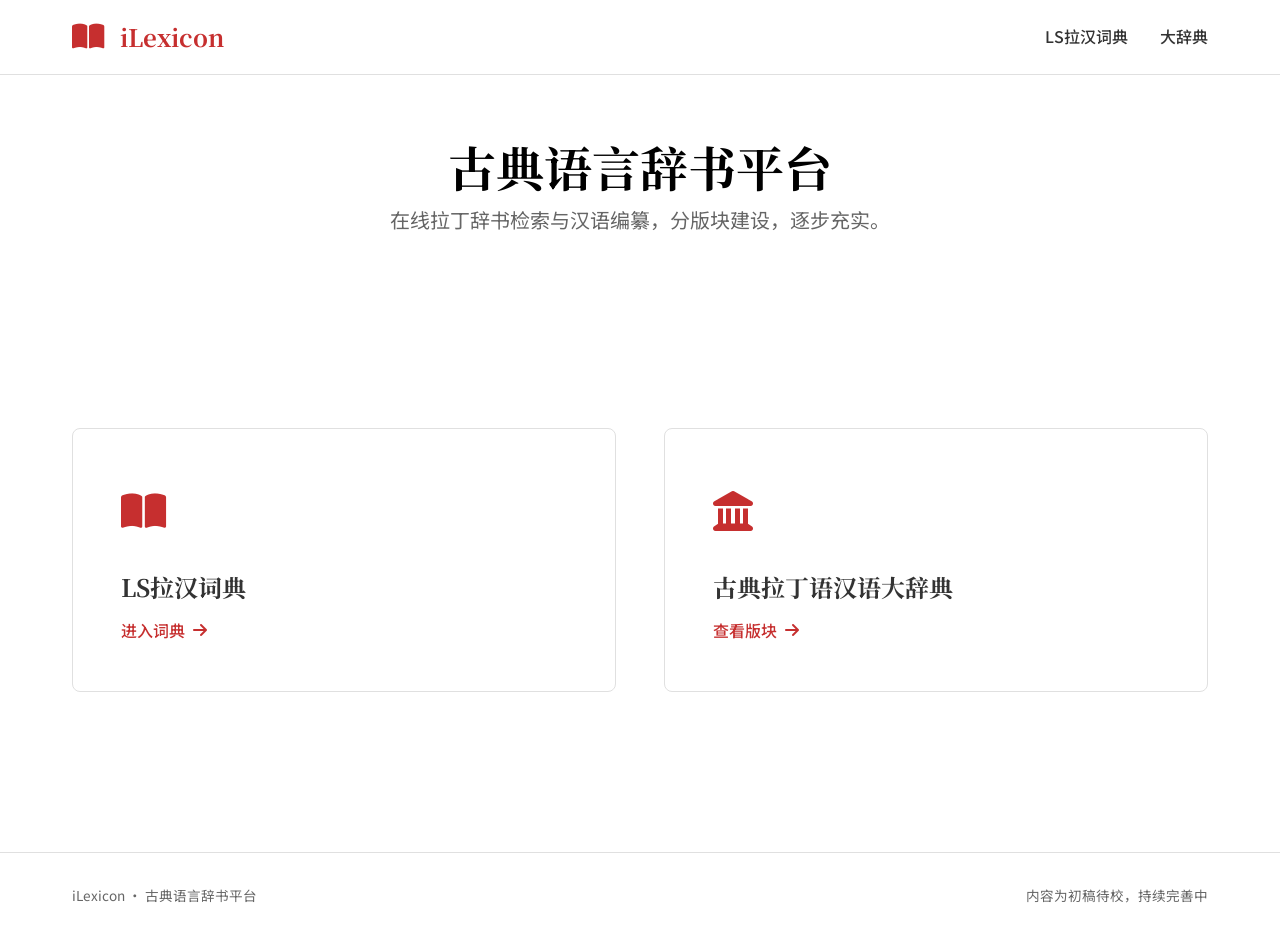
<file: index.html>
<!DOCTYPE html>
<html lang="zh-CN">
<head>
    <meta charset="UTF-8">
    <meta name="viewport" content="width=device-width, initial-scale=1.0">
    <title>iLexicon | 古典语言辞书平台</title>
    <link rel="icon" href="data:,">
    <link rel="stylesheet" href="assets/css/style.css">
    <link rel="stylesheet" href="https://cdnjs.cloudflare.com/ajax/libs/font-awesome/6.4.0/css/all.min.css">
    <link href="https://fonts.googleapis.com/css2?family=Noto+Serif+SC:wght@400;700&family=Noto+Sans+SC:wght@300;400;500&display=swap" rel="stylesheet">
</head>
<body>
    <nav class="navbar">
        <div class="container nav-container">
            <div class="nav-brand">
                <a href="index.html" class="logo-link">
                    <i class="fas fa-book-open logo-icon"></i>
                    <span class="logo-text">iLexicon</span>
                </a>
            </div>
            <div class="nav-menu">
                <a href="ls.html" class="nav-link">LS拉汉词典</a>
                <a href="magnum.html" class="nav-link">大辞典</a>
            </div>
        </div>
    </nav>

    <header class="hero">
        <div class="container">
            <h1 class="hero-title">古典语言辞书平台</h1>
            <p class="hero-sub">在线拉丁辞书检索与汉语编纂，分版块建设，逐步充实。</p>
        </div>
    </header>

    <main class="container">
        <section class="section">
            <div class="grid">
                <!-- 版块一：LS拉汉词典 -->
                <div class="card">
                    <div class="card-icon"><i class="fas fa-book-open"></i></div>
                    <h2 class="card-title">LS拉汉词典</h2>
                    <div class="card-actions">
                        <a href="ls.html" class="tool-link">进入词典 <i class="fas fa-arrow-right"></i></a>
                    </div>
                </div>

                <!-- 版块二：古典拉丁语汉语大辞典 -->
                <div class="card">
                    <div class="card-icon"><i class="fas fa-landmark"></i></div>
                    <h2 class="card-title">古典拉丁语汉语大辞典</h2>
                    <div class="card-actions">
                        <a href="magnum.html" class="tool-link">查看版块 <i class="fas fa-arrow-right"></i></a>
                    </div>
                </div>
            </div>
        </section>
    </main>

    <footer>
        <div class="container footer-inner">
            <span>iLexicon · 古典语言辞书平台</span>
            <span>内容为初稿待校，持续完善中</span>
        </div>
    </footer>
</body>
</html>
</file>
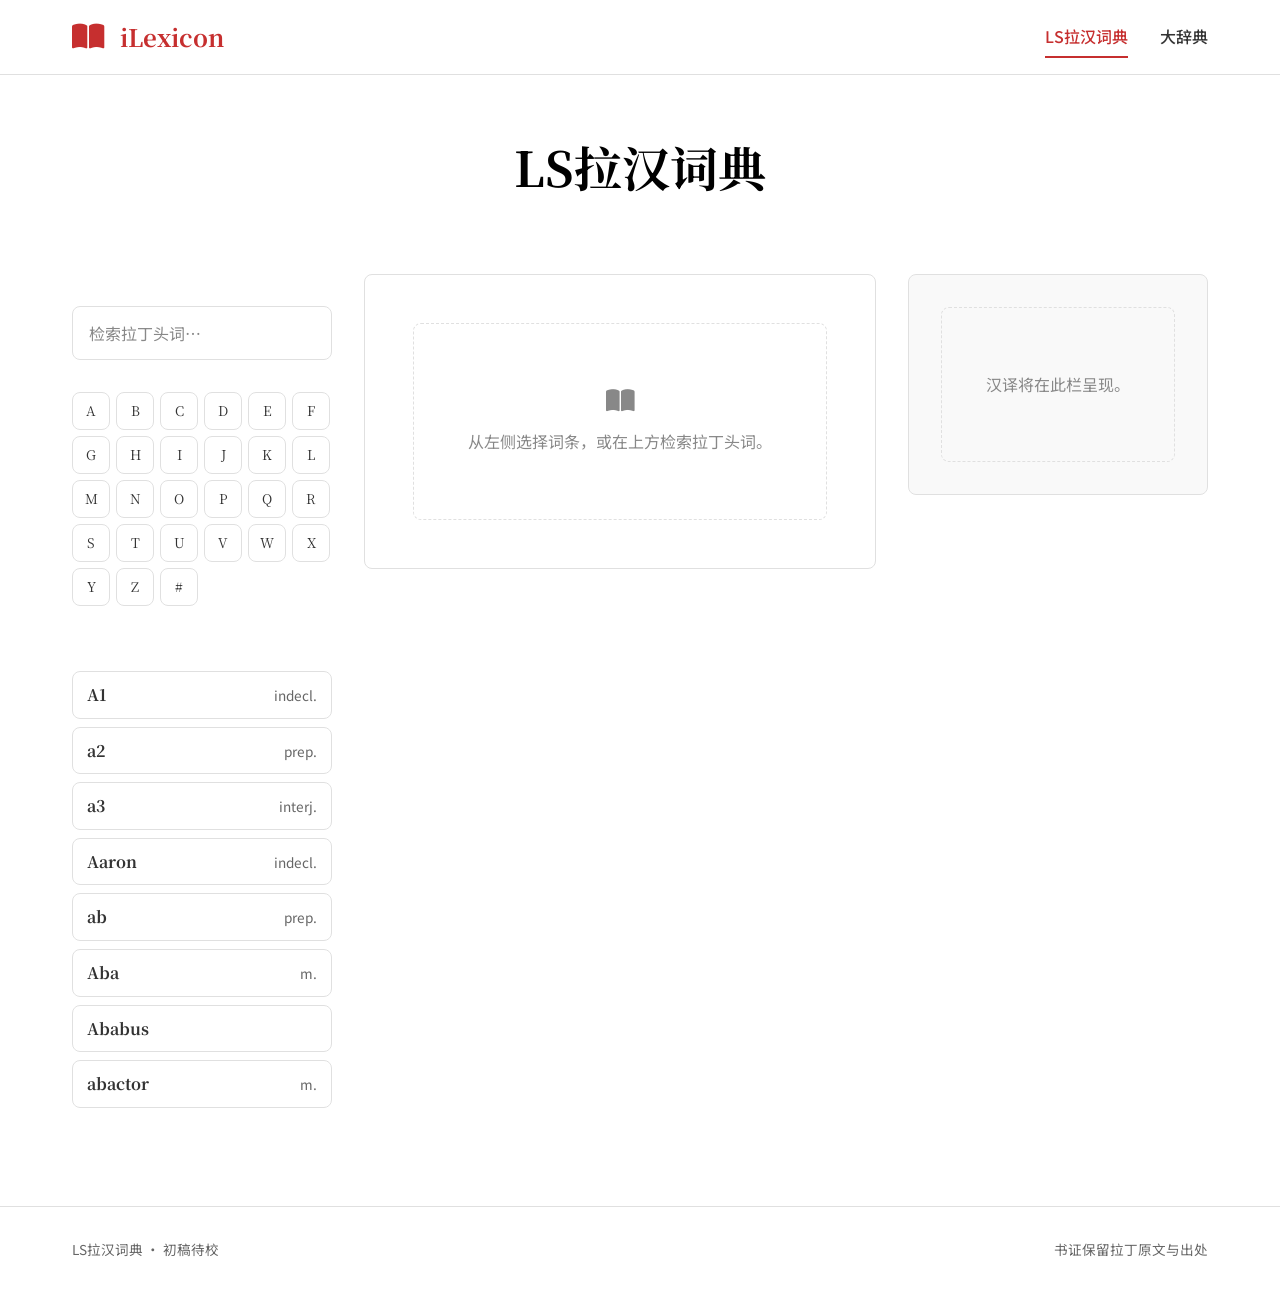
<file: ls.html>
<!DOCTYPE html>
<html lang="zh-CN">
<head>
    <meta charset="UTF-8">
    <meta name="viewport" content="width=device-width, initial-scale=1.0">
    <title>LS拉汉词典 | iLexicon</title>
    <link rel="icon" href="data:,">
    <link rel="stylesheet" href="assets/css/style.css">
    <link rel="stylesheet" href="https://cdnjs.cloudflare.com/ajax/libs/font-awesome/6.4.0/css/all.min.css">
    <link href="https://fonts.googleapis.com/css2?family=Noto+Serif+SC:wght@400;700&family=Noto+Sans+SC:wght@300;400;500&display=swap" rel="stylesheet">
</head>
<body>
    <nav class="navbar">
        <div class="container nav-container">
            <div class="nav-brand">
                <a href="index.html" class="logo-link">
                    <i class="fas fa-book-open logo-icon"></i>
                    <span class="logo-text">iLexicon</span>
                </a>
            </div>
            <div class="nav-menu">
                <a href="ls.html" class="nav-link active">LS拉汉词典</a>
                <a href="magnum.html" class="nav-link">大辞典</a>
            </div>
        </div>
    </nav>

    <header class="hero">
        <div class="container">
            <h1 class="hero-title">LS拉汉词典</h1>
        </div>
    </header>

    <main class="container">
        <div class="lex-layout">
            <!-- 左栏：字母 + 词条列表 -->
            <aside class="lex-side">
                <div class="toolbar">
                    <input id="search" class="search-box" type="text" placeholder="检索拉丁头词…" autocomplete="off">
                </div>
                <div id="alpha" class="alpha-bar"></div>
                <div id="meta" class="result-meta"></div>
                <div id="results" class="entry-list"></div>
            </aside>

            <!-- 中栏：LS 原文词条 -->
            <section class="lex-main">
                <div id="detail" class="detail"></div>
            </section>

            <!-- 右栏：汉译 -->
            <aside class="lex-zh">
                <div id="zh-panel" class="zh-panel"></div>
            </aside>
        </div>
    </main>

    <footer>
        <div class="container footer-inner">
            <span>LS拉汉词典 · 初稿待校</span>
            <span>书证保留拉丁原文与出处</span>
        </div>
    </footer>

    <script src="assets/js/ls.js"></script>
</body>
</html>
</file>
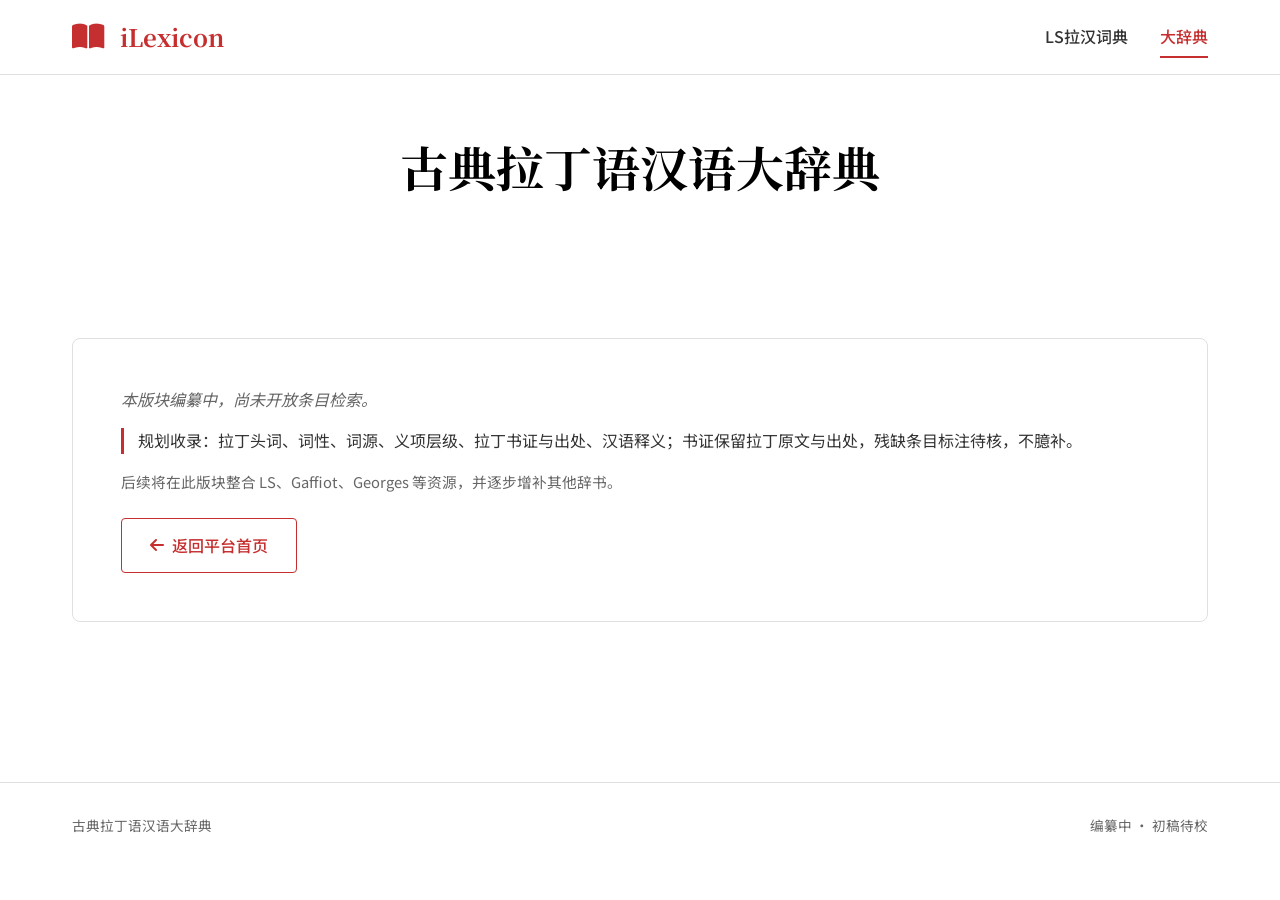
<file: magnum.html>
<!DOCTYPE html>
<html lang="zh-CN">
<head>
    <meta charset="UTF-8">
    <meta name="viewport" content="width=device-width, initial-scale=1.0">
    <title>古典拉丁语汉语大辞典 | iLexicon</title>
    <link rel="icon" href="data:,">
    <link rel="stylesheet" href="assets/css/style.css">
    <link rel="stylesheet" href="https://cdnjs.cloudflare.com/ajax/libs/font-awesome/6.4.0/css/all.min.css">
    <link href="https://fonts.googleapis.com/css2?family=Noto+Serif+SC:wght@400;700&family=Noto+Sans+SC:wght@300;400;500&display=swap" rel="stylesheet">
</head>
<body>
    <nav class="navbar">
        <div class="container nav-container">
            <div class="nav-brand">
                <a href="index.html" class="logo-link">
                    <i class="fas fa-book-open logo-icon"></i>
                    <span class="logo-text">iLexicon</span>
                </a>
            </div>
            <div class="nav-menu">
                <a href="ls.html" class="nav-link">LS拉汉词典</a>
                <a href="magnum.html" class="nav-link active">大辞典</a>
            </div>
        </div>
    </nav>

    <header class="hero">
        <div class="container">
            <h1 class="hero-title">古典拉丁语汉语大辞典</h1>
        </div>
    </header>

    <main class="container">
        <section class="section">
            <div class="detail">
                <p class="pending">本版块编纂中，尚未开放条目检索。</p>
                <div class="zh-block" style="margin-top: 16px;">
                    <p>规划收录：拉丁头词、词性、词源、义项层级、拉丁书证与出处、汉语释义；书证保留拉丁原文与出处，残缺条目标注待核，不臆补。</p>
                </div>
                <p style="margin-top: 16px; color: var(--color-text-light); font-size: 0.92rem;">后续将在此版块整合 LS、Gaffiot、Georges 等资源，并逐步增补其他辞书。</p>
                <p style="margin-top: 24px;"><a href="index.html" class="btn btn-secondary"><i class="fas fa-arrow-left"></i> 返回平台首页</a></p>
            </div>
        </section>
    </main>

    <footer>
        <div class="container footer-inner">
            <span>古典拉丁语汉语大辞典</span>
            <span>编纂中 · 初稿待校</span>
        </div>
    </footer>
</body>
</html>
</file>
<file: assets/css/style.css>
/* ===== iLexicon 辞书平台样式（对齐 iLogos Open 主站） ===== */

:root {
    /* 中国红色系（与主站一致） */
    --color-primary: #C62F2F;
    --color-primary-dark: #A82525;
    --color-primary-light: #E85454;
    --color-primary-bg: #FFF5F5;

    /* 中性色系（学术风格） */
    --color-text: #333333;
    --color-text-light: #666666;
    --color-text-lighter: #888888;
    --color-bg: #FFFFFF;
    --color-bg-light: #F9F9F9;
    --color-bg-gray: #F5F5F5;
    --color-border: #E0E0E0;
    --color-border-light: #EEEEEE;

    /* 字体 */
    --font-serif: 'Noto Serif SC', 'Noto Serif', serif;
    --font-sans: 'Noto Sans SC', 'Roboto', -apple-system, BlinkMacSystemFont, sans-serif;

    /* 间距 */
    --spacing-xs: 0.5rem;
    --spacing-sm: 1rem;
    --spacing-md: 2rem;
    --spacing-lg: 3rem;
    --spacing-xl: 4rem;
    --spacing-xxl: 6rem;

    /* 圆角 / 阴影 / 过渡 */
    --radius-sm: 4px;
    --radius-md: 8px;
    --radius-lg: 12px;
    --shadow-sm: 0 2px 8px rgba(0, 0, 0, 0.08);
    --shadow-md: 0 4px 12px rgba(0, 0, 0, 0.1);
    --shadow-lg: 0 8px 24px rgba(0, 0, 0, 0.12);
    --transition-fast: 0.2s ease;
    --transition-normal: 0.3s ease;
}

* { margin: 0; padding: 0; box-sizing: border-box; }

html { scroll-behavior: smooth; }

body {
    font-family: var(--font-sans);
    color: var(--color-text);
    background-color: var(--color-bg);
    line-height: 1.6;
    overflow-x: hidden;
    -webkit-font-smoothing: antialiased;
    -moz-osx-font-smoothing: grayscale;
}

.container {
    width: 100%;
    max-width: 1200px;
    margin: 0 auto;
    padding: 0 var(--spacing-md);
}

h1, h2, h3, h4, h5, h6 {
    font-family: var(--font-serif);
    font-weight: 700;
    line-height: 1.2;
    margin-bottom: var(--spacing-sm);
}

a { color: var(--color-primary); text-decoration: none; transition: color var(--transition-fast); }
a:hover { color: var(--color-primary-dark); }

/* ===== 顶部导航（对齐主站 .navbar） ===== */
.navbar {
    position: sticky;
    top: 0;
    left: 0;
    width: 100%;
    background-color: rgba(255, 255, 255, 0.95);
    border-bottom: 1px solid var(--color-border);
    z-index: 1000;
    padding: var(--spacing-sm) 0;
    backdrop-filter: blur(10px);
}

.nav-container {
    display: flex;
    justify-content: space-between;
    align-items: center;
}

.nav-brand { display: flex; align-items: center; }

.logo-link {
    display: flex;
    align-items: center;
    gap: var(--spacing-xs);
    text-decoration: none;
    color: var(--color-text);
    transition: color var(--transition-fast);
}
.logo-link:hover { color: var(--color-primary); }

.logo-icon {
    font-size: 1.8rem;
    font-weight: 900;
    color: var(--color-primary);
    margin-right: 0.5rem;
    transition: all var(--transition-normal);
}
.logo-link:hover .logo-icon { color: var(--color-primary-dark); transform: scale(1.05); }

.logo-text {
    font-family: var(--font-serif);
    font-size: 1.5rem;
    font-weight: 700;
    color: var(--color-primary);
}

.nav-menu {
    display: flex;
    align-items: center;
    gap: var(--spacing-md);
}

.nav-link {
    color: var(--color-text);
    text-decoration: none;
    font-weight: 500;
    font-size: 1rem;
    padding: var(--spacing-xs) 0;
    position: relative;
    transition: color var(--transition-fast);
}
.nav-link:hover { color: var(--color-primary); }
.nav-link.active { color: var(--color-primary); }
.nav-link.active::after {
    content: '';
    position: absolute;
    bottom: 0;
    left: 0;
    width: 100%;
    height: 2px;
    background-color: var(--color-primary);
}

/* ===== 英雄区（对齐主站 .hero） ===== */
.hero {
    display: flex;
    flex-direction: column;
    align-items: center;
    padding: var(--spacing-xl) var(--spacing-md) var(--spacing-lg);
    text-align: center;
}

.hero-title {
    font-family: var(--font-serif);
    font-weight: 700;
    font-size: clamp(1.8rem, 4vw, 3rem);
    line-height: 1.15;
    color: #000000;
    margin: 0;
}

.hero-sub {
    font-size: clamp(1rem, 2vw, 1.25rem);
    color: var(--color-text-light);
    margin: 10px auto 0;
    max-width: 700px;
}

/* ===== 版块区块 ===== */
.section { padding: var(--spacing-xxl) 0; }

.section-title {
    text-align: center;
    margin-bottom: var(--spacing-sm);
}

.grid {
    display: grid;
    grid-template-columns: repeat(2, 1fr);
    gap: var(--spacing-lg);
    margin-top: var(--spacing-lg);
}

/* 卡片（对齐主站 .tool-card） */
.card,
.tool-card {
    background-color: var(--color-bg);
    border: 1px solid var(--color-border);
    border-radius: var(--radius-md);
    padding: var(--spacing-lg);
    transition: all var(--transition-normal);
    display: flex;
    flex-direction: column;
    height: 100%;
}
.card:hover,
.tool-card:hover {
    transform: translateY(-8px);
    box-shadow: var(--shadow-lg);
    border-color: var(--color-primary);
}

.card-icon,
.tool-icon {
    font-size: 2.5rem;
    color: var(--color-primary);
    margin-bottom: var(--spacing-md);
}

.card-title,
.tool-title {
    font-family: var(--font-serif);
    font-size: 1.5rem;
    margin-bottom: var(--spacing-sm);
}

.card-brief,
.tool-description {
    color: var(--color-text-light);
    margin-bottom: var(--spacing-md);
    flex-grow: 1;
}

.card-actions,
.tool-actions { margin-top: auto; }

.tool-link {
    display: inline-flex;
    align-items: center;
    gap: var(--spacing-xs);
    color: var(--color-primary);
    font-weight: 500;
    transition: all var(--transition-fast);
}
.tool-link:hover { color: var(--color-primary-dark); gap: var(--spacing-sm); }

/* ===== 按钮（对齐主站 .btn） ===== */
.btn {
    display: inline-flex;
    align-items: center;
    justify-content: center;
    gap: 0.5rem;
    padding: 0.875rem 1.75rem;
    border-radius: var(--radius-sm);
    font-weight: 500;
    font-size: 1rem;
    text-align: center;
    cursor: pointer;
    border: 1px solid var(--color-primary);
    transition: all var(--transition-normal);
}

.btn-primary { background-color: var(--color-primary); color: #fff; }
.btn-primary:hover {
    background-color: var(--color-primary-dark);
    border-color: var(--color-primary-dark);
    transform: translateY(-2px);
    box-shadow: var(--shadow-md);
}

.btn-secondary,
.btn-outline {
    background-color: transparent;
    color: var(--color-primary);
}
.btn-secondary:hover,
.btn-outline:hover {
    background-color: var(--color-primary);
    color: #fff;
    transform: translateY(-2px);
    box-shadow: var(--shadow-md);
}

/* ===== 词典页工具条 ===== */
.toolbar {
    display: flex;
    gap: 12px;
    flex-wrap: wrap;
    margin: var(--spacing-md) 0;
    align-items: center;
}

.search-box {
    flex: 1;
    min-width: 220px;
    padding: 0.875rem 1rem;
    font-size: 1rem;
    font-family: var(--font-sans);
    color: var(--color-text);
    border: 1px solid var(--color-border);
    border-radius: var(--radius-md);
    background: var(--color-bg);
}
.search-box::placeholder { color: var(--color-text-lighter); }
.search-box:focus { outline: none; border-color: var(--color-primary); }

.alpha-bar { display: flex; flex-wrap: wrap; gap: 6px; margin-bottom: var(--spacing-md); }
.alpha-bar button {
    width: 38px;
    height: 38px;
    border: 1px solid var(--color-border);
    background: var(--color-bg);
    border-radius: var(--radius-md);
    cursor: pointer;
    font-family: var(--font-serif);
    color: var(--color-text);
    transition: all var(--transition-fast);
}
.alpha-bar button:hover { border-color: var(--color-primary); color: var(--color-primary); }
.alpha-bar button.active { background: var(--color-primary); color: #fff; border-color: var(--color-primary); }

.result-meta { color: var(--color-text-light); font-size: 0.9rem; margin-bottom: var(--spacing-sm); min-height: 1.2em; }

/* ===== 三栏布局：左词条 / 中原文 / 右汉译 ===== */
.lex-layout {
    display: grid;
    grid-template-columns: 260px minmax(0, 1fr) 300px;
    gap: var(--spacing-md);
    align-items: start;
    padding: var(--spacing-md) 0;
}

.lex-side,
.lex-zh {
    position: sticky;
    top: var(--spacing-md);
    max-height: calc(100vh - 4rem);
    overflow-y: auto;
}

.entry-list { display: grid; gap: 8px; }
.entry-item {
    background: var(--color-bg);
    border: 1px solid var(--color-border);
    border-radius: var(--radius-md);
    padding: 10px 14px;
    cursor: pointer;
    display: flex;
    justify-content: space-between;
    align-items: baseline;
    gap: 12px;
    transition: all var(--transition-fast);
}
.entry-item:hover { border-color: var(--color-primary); }
.entry-item.active {
    border-color: var(--color-primary);
    background: var(--color-primary-bg);
}
.result-head { font-family: var(--font-serif); font-weight: 700; }
.result-pos { color: var(--color-text-light); font-size: 0.85rem; }

.lex-main { min-width: 0; }

/* ===== 详情卡片（中栏原文） ===== */
.detail {
    background: var(--color-bg);
    border: 1px solid var(--color-border);
    border-radius: var(--radius-md);
    padding: var(--spacing-lg);
}

.detail-head { display: flex; align-items: baseline; gap: 14px; flex-wrap: wrap; margin-bottom: 10px; }
.detail-title { font-family: var(--font-serif); font-size: 1.6rem; }
.detail-pos { color: var(--color-text-light); font-style: italic; }
.detail-etym { color: var(--color-text-light); font-size: 0.92rem; margin-bottom: var(--spacing-md); }
.detail-section {
    font-family: var(--font-serif);
    margin: 16px 0 6px;
    font-size: 1.05rem;
}
.detail-body { white-space: pre-wrap; }
.detail-body h4 { font-family: var(--font-serif); margin: 14px 0 6px; }

/* ===== 右栏汉译面板 ===== */
.zh-panel {
    background: var(--color-bg-light);
    border: 1px solid var(--color-border);
    border-radius: var(--radius-md);
    padding: var(--spacing-md);
}
.zh-panel-title {
    font-family: var(--font-serif);
    margin-bottom: var(--spacing-sm);
}
.zh-note {
    margin-top: var(--spacing-md);
    color: var(--color-text-lighter);
    font-size: 0.82rem;
    line-height: 1.6;
}

.zh-meta { display: flex; flex-wrap: wrap; gap: 10px; margin-bottom: var(--spacing-sm); }
.zh-pos,
.zh-infl {
    font-size: 0.85rem;
    color: var(--color-text-light);
    font-style: italic;
}
.zh-xref {
    font-size: 0.88rem;
    color: var(--color-text-light);
    margin-bottom: var(--spacing-sm);
}
.zh-sense { margin: 6px 0; line-height: 1.7; }
.zh-sense + .zh-sense { margin-top: 8px; }

/* 空状态占位 */
.placeholder {
    text-align: center;
    color: var(--color-text-lighter);
    padding: var(--spacing-xl) var(--spacing-md);
    border: 1px dashed var(--color-border);
    border-radius: var(--radius-md);
}
.placeholder i { font-size: 1.6rem; margin-bottom: var(--spacing-sm); }
.placeholder p { margin: 0; }

.zh-block { border-left: 3px solid var(--color-primary); padding-left: 14px; margin: 12px 0; }

.tag {
    display: inline-block;
    font-size: 0.75rem;
    color: var(--color-text-light);
    border: 1px solid var(--color-border);
    border-radius: 6px;
    padding: 2px 8px;
}

.pending { color: var(--color-text-light); font-style: italic; }

.loading { color: var(--color-text-light); padding: 14px 0; }

/* ===== 页脚 ===== */
footer {
    margin-top: var(--spacing-xl);
    border-top: 1px solid var(--color-border);
    padding: var(--spacing-md) 0;
    color: var(--color-text-light);
    font-size: 0.85rem;
}
.footer-inner { display: flex; justify-content: space-between; flex-wrap: wrap; gap: 10px; }

@media (max-width: 1000px) {
    .lex-layout { grid-template-columns: 1fr; }
    .lex-side,
    .lex-zh { position: static; max-height: none; overflow: visible; }
}

@media (max-width: 720px) {
    .grid { grid-template-columns: 1fr; }
    .hero-title { font-size: 1.6rem; }
    .nav-menu { gap: var(--spacing-sm); }
    .nav-link { font-size: 0.92rem; }
}
</file>
